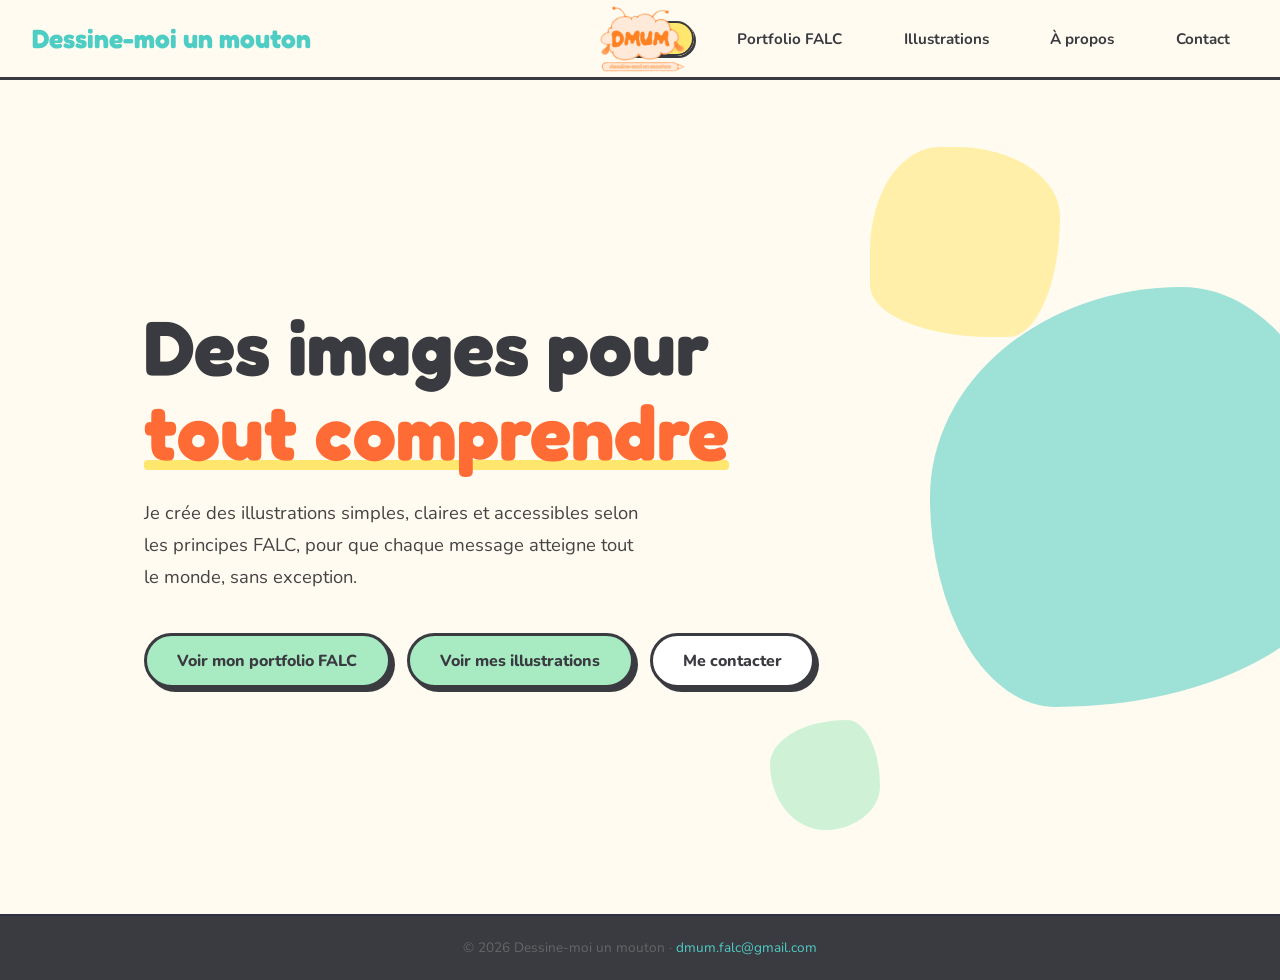
<file: index.html>
<!DOCTYPE html>
<html lang="fr">
<head>
  <meta charset="UTF-8">
  <link rel="preload" href="fonts/Fredoka.woff2" as="font" type="font/woff2" crossorigin>
  <link rel="preload" href="fonts/Nunito.woff2" as="font" type="font/woff2" crossorigin>
  <meta name="viewport" content="width=device-width, initial-scale=1.0">
  <title>DMUM - Accueil</title>
  <link rel="stylesheet" href="style.css">
  <link rel="icon" href="images/Logo_noBG.png" type="image/png">
  <meta property="og:image" content="https://dmum-falc.fr/images/Logo_BG.png">
  <meta property="og:title" content="Dessine-moi un mouton - Hélène Languerand">
  <meta property="og:description" content="Illustratrice spécialisée en visuels FALC">
  <meta property="og:url" content="https://www.dmum-falc.fr">
  <meta name="description" content="Hélène Languerand, illustratrice spécialisée en visuels FALC - Facile à Lire et à Comprendre.">
</head>
<body>

<nav>
  <a href="index.html" class="logo">Dessine-moi un mouton</a>
  <a href="index.html">
    <img src="images/Logo_noBG.png" alt="Logo DMUM" style="height:85%; width:auto; position:absolute; left:50%; top:50%; transform:translate(-50%, -50%); display:block;">
  </a>
  <ul class="nav-links" id="navLinks">
    <li><a href="index.html"     class="active">Accueil</a></li>
    <li><a href="portfolio.html">Portfolio FALC</a></li>
    <li><a href="illustrations.html">Illustrations</a></li>
    <li><a href="apropos.html">À propos</a></li>
    <li><a href="contact.html">Contact</a></li>
  </ul>
  <button class="burger" id="burger" aria-label="Menu">
    <span></span><span></span><span></span>
  </button>
</nav>

<main>
  <section class="hero" style="margin-left:7rem;">
    <div class="hero-content">
      <h1>Des images pour<br><span class="hl">tout comprendre</span></h1>
      <p class="hero-sub">
        Je crée des illustrations simples, claires et accessibles selon les principes FALC, pour que chaque message atteigne tout le monde, sans exception.
      </p>
      <div class="hero-btns">
        <a href="portfolio.html" class="btn btn-green">Voir mon portfolio FALC</a>
        <a href="illustrations.html" class="btn btn-green">Voir mes illustrations</a>
        <a href="contact.html"   class="btn btn-white">Me contacter</a>
      </div>
    </div>
    <div class="blob blob-1"></div>
    <div class="blob blob-2"></div>
    <div class="blob blob-3"></div>
  </section>
</main>

<footer>
  <p>© 2026 Dessine-moi un mouton · <a href="mailto:dmum.falc@gmail.com">dmum.falc@gmail.com</a></p>
</footer>

<script src="nav.js"></script>
</body>
</html>
</file>
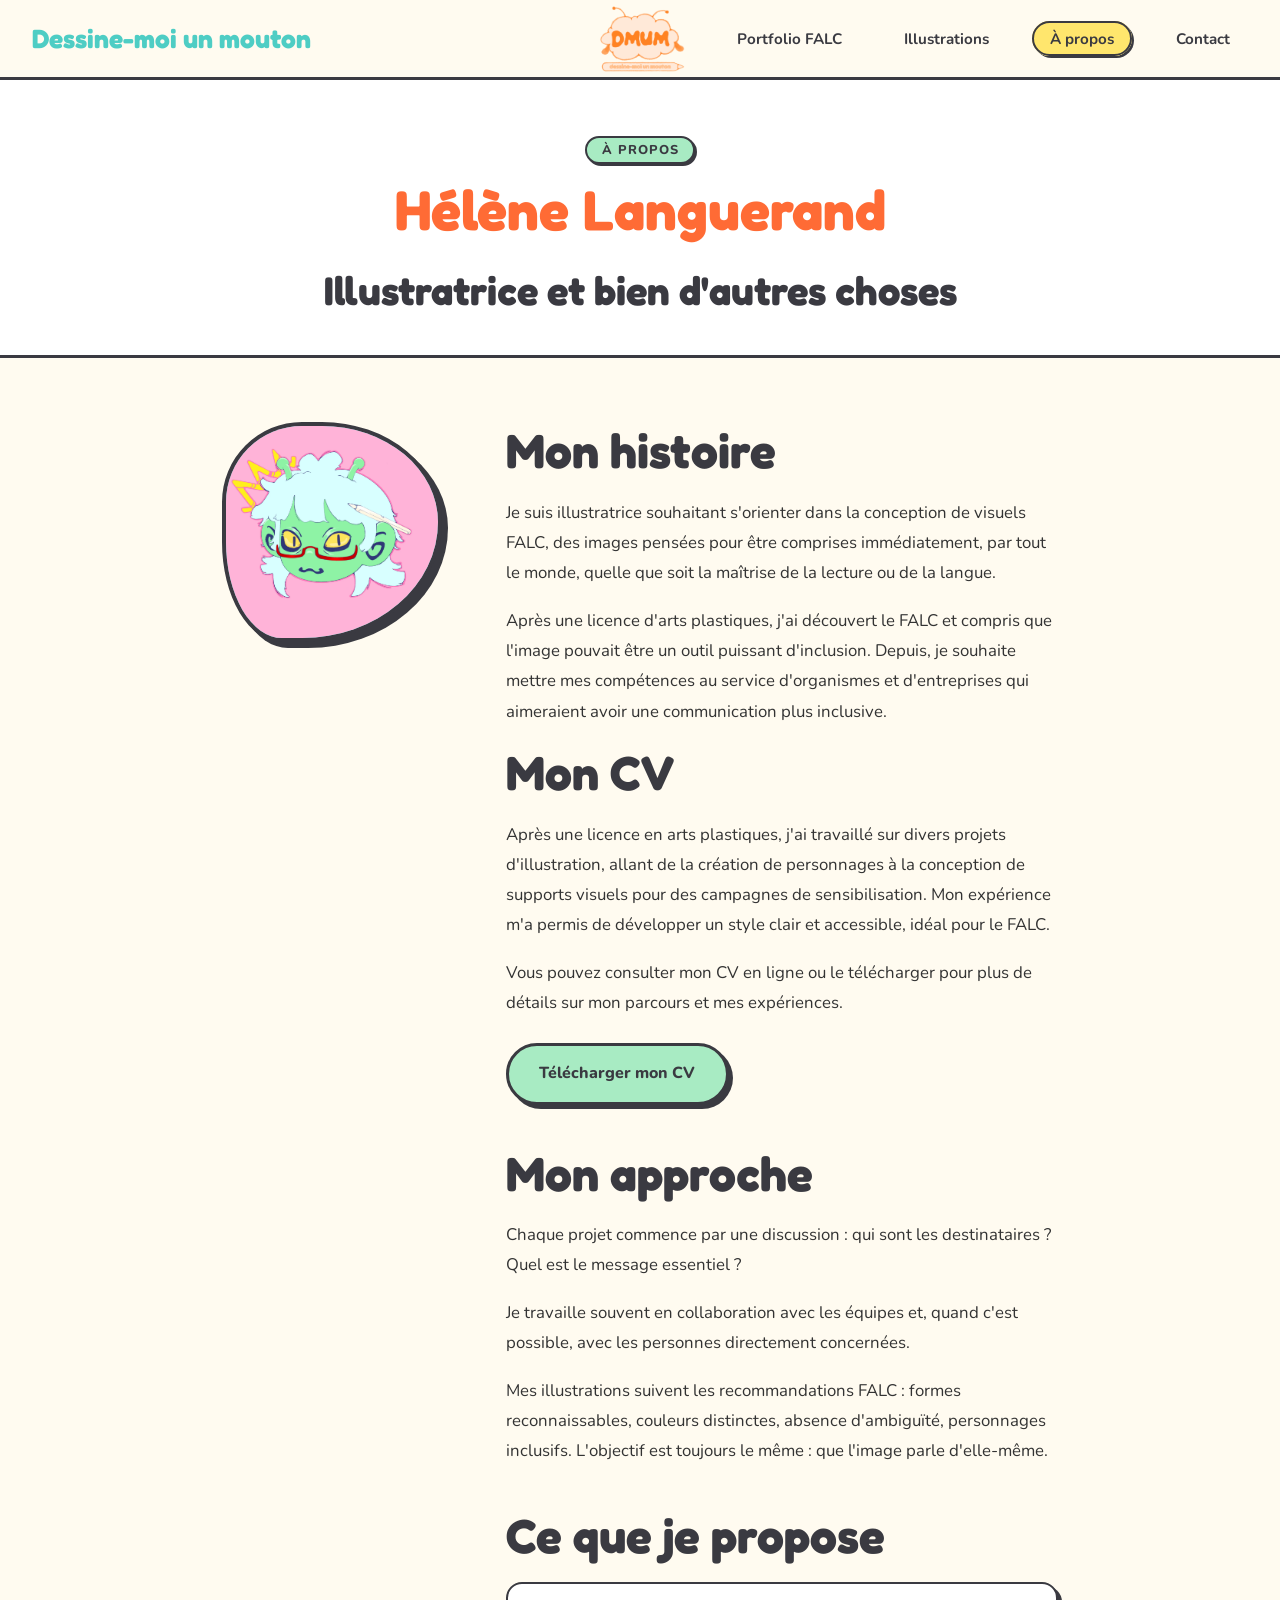
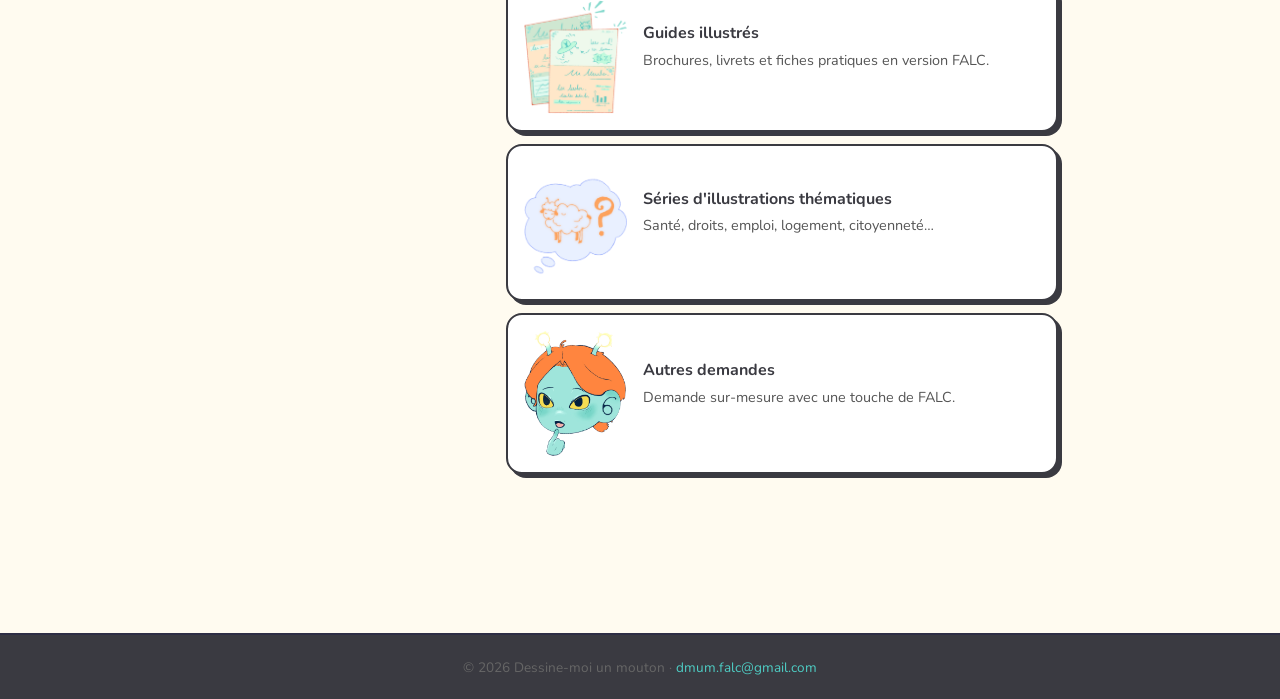
<file: apropos.html>
<!DOCTYPE html>
<html lang="fr">
<head>
  <meta charset="UTF-8">
  <link rel="preload" href="fonts/Fredoka.woff2" as="font" type="font/woff2" crossorigin>
  <link rel="preload" href="fonts/Nunito.woff2" as="font" type="font/woff2" crossorigin>
  <meta name="viewport" content="width=device-width, initial-scale=1.0">
  <title>DMUM - À propos</title>
  <link rel="stylesheet" href="style.css">
  <link rel="icon" href="images/Logo_noBG.png" type="image/png">
  <meta property="og:image" content="https://dmum-falc.fr/images/Logo_BG.png">
  <meta property="og:title" content="Dessine-moi un mouton - Hélène Languerand">
  <meta property="og:description" content="Illustratrice spécialisée en visuels FALC">
  <meta property="og:url" content="https://www.dmum-falc.fr">
  <meta name="description" content="Hélène Languerand, illustratrice spécialisée en visuels FALC - Facile à Lire et à Comprendre.">
</head>
<body>

<nav>
  <a href="index.html" class="logo">Dessine-moi un mouton</a>
  <a href="index.html">
    <img src="images/Logo_noBG.png" alt="Logo DMUM" style="height:85%; width:auto; position:absolute; left:50%; top:50%; transform:translate(-50%, -50%); display:block;">
  </a>
  <ul class="nav-links" id="navLinks">
    <li><a href="index.html">Accueil</a></li>
    <li><a href="portfolio.html">Portfolio FALC</a></li>
    <li><a href="illustrations.html">Illustrations</a></li>
    <li><a href="apropos.html" class="active">À propos</a></li>
    <li><a href="contact.html">Contact</a></li>
  </ul>
  <button class="burger" id="burger" aria-label="Menu">
    <span></span><span></span><span></span>
  </button>
</nav>

<main>
  <div class="page-header">
    <div class="s-tag" style="background:var(--green);">À propos</div>
    <h1 class="orange-name">Hélène Languerand</h1>
    <h2 class="illustratrice-title">Illustratrice et bien d'autres choses</h2>
  </div>

  <div class="apropos-wrap">

    <div class="avatar reveal">
      <img src="images/Avatar.webp" alt="Avatar Hélène Languerand" style="width:120%; height:120%; object-fit:cover;">
    </div>

    <div class="apropos-text">

      <div class="reveal">
        <h2>Mon histoire</h2>
        <p>
          Je suis illustratrice souhaitant s'orienter dans la conception de visuels FALC, des images pensées pour être comprises immédiatement, par tout le monde, quelle que soit la maîtrise de la lecture ou de la langue.
        </p>
        <p>
          Après une licence d'arts plastiques, j'ai découvert le FALC et compris que l'image pouvait être un outil puissant d'inclusion. Depuis, je souhaite mettre mes compétences au service d'organismes et d'entreprises qui aimeraient avoir une communication plus inclusive.
        </p>
      </div>

      <div class="reveal">
        <h2>Mon CV</h2>
        <p>
          Après une licence en arts plastiques, j'ai travaillé sur divers projets d'illustration, allant de la création de personnages à la conception de supports visuels pour des campagnes de sensibilisation. Mon expérience m'a permis de développer un style clair et accessible, idéal pour le FALC.
        </p>
        <p>
          Vous pouvez consulter mon CV en ligne ou le télécharger pour plus de détails sur mon parcours et mes expériences.
        <a href="files/CV_Helene_Languerand.pdf" download class="btn btn-green" style="margin-top:1.5rem; display:inline-block;">
          Télécharger mon CV
        </a>
        </p>
      </div>

      <div class="reveal" style="margin-top:2.5rem;">
        <h2>Mon approche</h2>
        <p>
          Chaque projet commence par une discussion : qui sont les destinataires ? Quel est le message essentiel ? 
        </p>
        <p>
          Je travaille souvent en collaboration avec les équipes et, quand c'est possible, avec les personnes directement concernées.
        </p>
        <p>
          Mes illustrations suivent les recommandations FALC : formes reconnaissables, couleurs distinctes, absence d'ambiguïté, personnages inclusifs. L'objectif est toujours le même : que l'image parle d'elle-même.
        </p>
      </div>

      <div class="reveal" style="margin-top:2.5rem;">
        <h2>Ce que je propose</h2>
        <div style="display:flex; flex-direction:column; gap:.8rem; margin-top:1rem;">
          <div style="display:flex; gap:1rem; align-items:center; background:#fff; border:2.5px solid var(--dark); border-radius:var(--r); padding:1rem; box-shadow:var(--shadow);">
            <!--<span style="font-size:2rem;">📖</span>-->
            <img src="images/Fiches_Falc.webp" alt="Fiche FALC" style="width:20%; height:20%; object-fit:cover;">
            <div>
              <strong>Guides illustrés</strong>
              <p style="font-size:.9rem; color:#555; margin-top:.2rem;">Brochures, livrets et fiches pratiques en version FALC.</p>
            </div>
          </div>
          <div style="display:flex; gap:1rem; align-items:center; background:#fff; border:2.5px solid var(--dark); border-radius:var(--r); padding:1rem; box-shadow:var(--shadow);">
            <!--<span style="font-size:2rem;">🖼️</span>-->
            <img src="images/Mouton.webp" alt="Mouton" style="width:20%; height:20%; object-fit:cover;">
            <div>
              <strong>Séries d'illustrations thématiques</strong>
              <p style="font-size:.9rem; color:#555; margin-top:.2rem;">Santé, droits, emploi, logement, citoyenneté…</p>
            </div>
          </div>
          <div style="display:flex; gap:1rem; align-items:center; background:#fff; border:2.5px solid var(--dark); border-radius:var(--r); padding:1rem; box-shadow:var(--shadow);">
            <!--<span style="font-size:2rem;">🤝</span> -->
            <img src="images/Hmm.webp" alt="Hmm" style="width:20%; height:20%; object-fit:cover;">
            <div>
              <strong>Autres demandes</strong>
              <p style="font-size:.9rem; color:#555; margin-top:.2rem;">Demande sur-mesure avec une touche de FALC.</p>
            </div>
          </div>
        </div>
      </div>

      <div class="reveal" style="margin-top:2.5rem;">
        <a href="contact.html" class="btn btn-coral">Travaillons ensemble →</a>
      </div>

    </div>
  </div>
</main>

<footer>
  <p>© 2026 Dessine-moi un mouton · <a href="mailto:dmum.falc@gmail.com">dmum.falc@gmail.com</a></p>
</footer>

<script src="nav.js"></script>
</body>
</html>
</file>
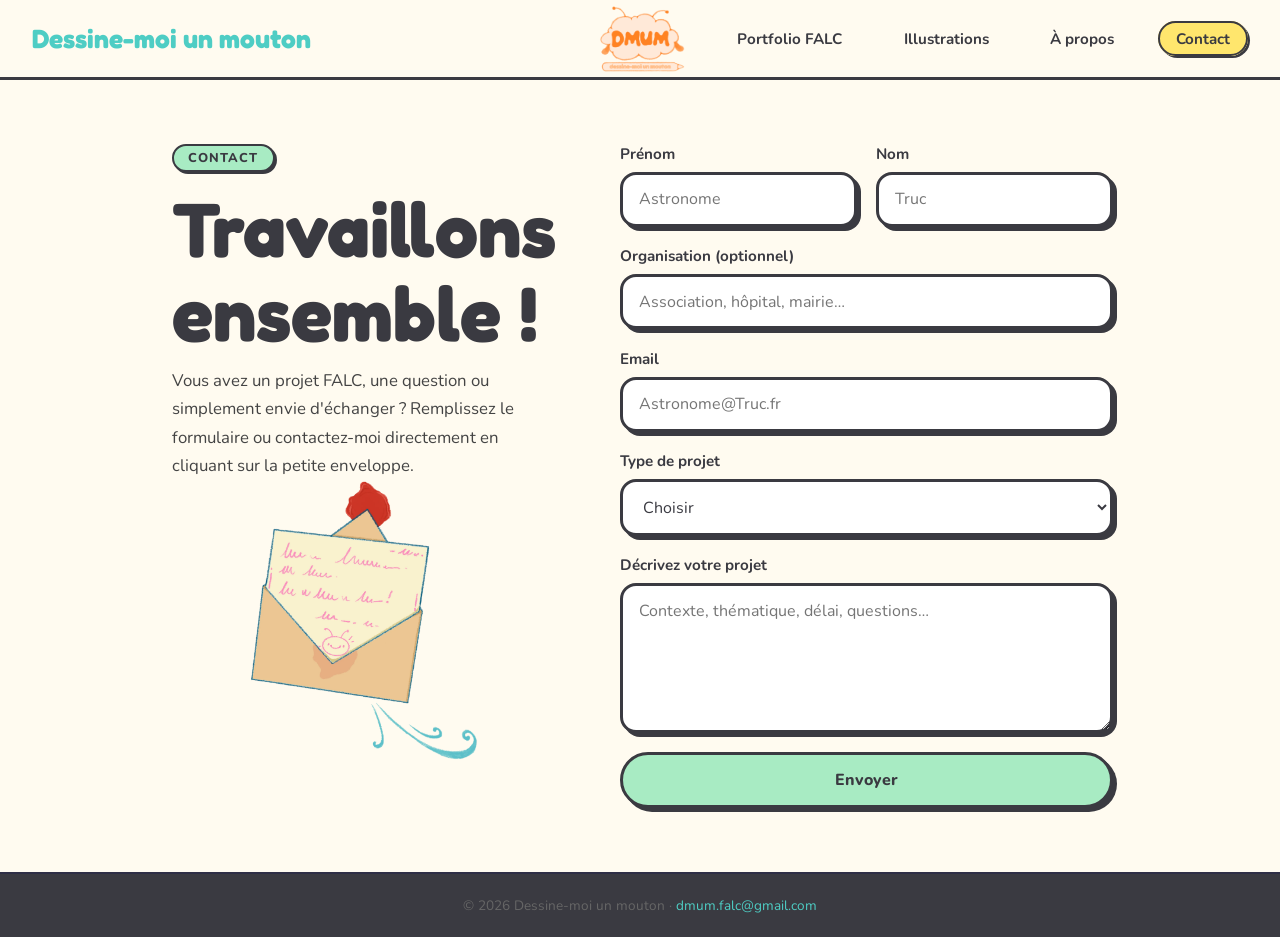
<file: contact.html>
<!DOCTYPE html>
<html lang="fr">
<head>
  <meta charset="UTF-8">
  <link rel="preload" href="fonts/Fredoka.woff2" as="font" type="font/woff2" crossorigin>
  <link rel="preload" href="fonts/Nunito.woff2" as="font" type="font/woff2" crossorigin>
  <meta name="viewport" content="width=device-width, initial-scale=1.0">
  <title>DMUM - Contact</title>
  <link rel="stylesheet" href="style.css">
  <link rel="icon" href="images/Logo_noBG.png" type="image/png">
  <meta property="og:image" content="https://dmum-falc.fr/images/Logo_BG.png">
  <meta property="og:title" content="Dessine-moi un mouton - Hélène Languerand">
  <meta property="og:description" content="Illustratrice spécialisée en visuels FALC">
  <meta property="og:url" content="https://www.dmum-falc.fr">
  <meta name="description" content="Hélène Languerand, illustratrice spécialisée en visuels FALC - Facile à Lire et à Comprendre.">
  <style>
    .contact-layout {
      max-width: 1000px; margin: 0 auto;
      padding: 4rem 2rem;
      display: grid; grid-template-columns: 1fr 1.6fr;
      gap: 4rem; align-items: start;
    }
    .contact-info h1 { margin-bottom: .7rem; }
    .contact-info p  { font-size: 1.05rem; color: #444; line-height: 1.7; margin-bottom: 2rem; }
    .info-item {
      display: flex; align-items: center; gap: 1rem;
      background: #fff; border: 2.5px solid var(--dark);
      border-radius: var(--r); padding: .9rem 1.1rem;
      box-shadow: var(--shadow); margin-bottom: .8rem;
      font-weight: 700; text-decoration: none; color: var(--dark);
      transition: transform .18s, box-shadow .18s;
    }
    .info-item:hover { transform: translate(-2px,-2px); box-shadow: 6px 6px 0 var(--dark); }
    .info-item span:first-child { font-size: 1.5rem; }

    .success-msg {
      display: none; background: var(--teal);
      border: 3px solid var(--dark); border-radius: var(--r);
      padding: 1.2rem 1.5rem; margin-top: 1rem;
      font-weight: 700; box-shadow: var(--shadow);
    }
    .error-msg {
      display: none; background: #ffe0d0;
      border: 3px solid var(--dark); border-radius: var(--r);
      padding: 1.2rem 1.5rem; margin-top: 1rem;
      font-weight: 700; box-shadow: var(--shadow);
    }
    @media (max-width: 768px) {
      .contact-layout { grid-template-columns: 1fr; gap: 2.5rem; }
    }
  </style>
</head>
<body>

<nav>
  <a href="index.html" class="logo">Dessine-moi un mouton</a>
  <a href="index.html">
    <img src="images/Logo_noBG.png" alt="Logo DMUM" style="height:85%; width:auto; position:absolute; left:50%; top:50%; transform:translate(-50%, -50%); display:block;">
  </a>
  <ul class="nav-links" id="navLinks">
    <li><a href="index.html">Accueil</a></li>
    <li><a href="portfolio.html">Portfolio FALC</a></li>
    <li><a href="illustrations.html">Illustrations</a></li>
    <li><a href="apropos.html">À propos</a></li>
    <li><a href="contact.html" class="active">Contact</a></li>
  </ul>
  <button class="burger" id="burger" aria-label="Menu">
    <span></span><span></span><span></span>
  </button>
</nav>

<main>
  <div class="contact-layout">

    <div class="contact-info reveal">
      <div class="s-tag" style="background:var(--green);">Contact</div>
      <h1>Travaillons<br>ensemble !</h1>
      <p>
        Vous avez un projet FALC, une question ou simplement envie d'échanger ? Remplissez le formulaire ou contactez-moi directement en cliquant sur la petite enveloppe.
      </p>
      <a href="mailto:dmum.falc@gmail.com" style="display:flex; align-items:center; justify-content:center; margin-top:-2rem">
        <!--<span>✉️</span>-->
        <img src="images/Lettre.webp" alt="Lettre" style="width:60%; height:60%; object-fit:cover;">
      </a>
    </div>

    <div class="reveal">
      <form id="contactForm">

        <div class="form-row">
          <div class="fgroup">
            <label for="prenom">Prénom</label>
            <input type="text" id="prenom" name="prenom" placeholder="Astronome" required>
          </div>
          <div class="fgroup">
            <label for="nom">Nom</label>
            <input type="text" id="nom" name="nom" placeholder="Truc" required>
          </div>
        </div>

        <div class="fgroup">
          <label for="org">Organisation (optionnel)</label>
          <input type="text" id="org" name="organisation" placeholder="Association, hôpital, mairie…">
        </div>

        <div class="fgroup">
          <label for="email">Email</label>
          <input type="email" id="email" name="email" placeholder="Astronome@Truc.fr" required>
        </div>

        <div class="fgroup">
          <label for="sujet">Type de projet</label>
          <select id="sujet" name="sujet">
            <option value="">Choisir</option>
            <option>Guide illustré FALC</option>
            <option>Série d'illustrations thématiques</option>
            <option>Illustrations individuelles</option>
            <option>Autre</option>
          </select>
        </div>

        <div class="fgroup">
          <label for="message">Décrivez votre projet</label>
          <textarea id="message" name="message" placeholder="Contexte, thématique, délai, questions…" required></textarea>
        </div>

        <button type="submit" class="btn btn-green">Envoyer</button>

        <div class="success-msg" id="successMsg">
          Message envoyé !
        </div>
        <div class="error-msg" id="errorMsg">
          Une erreur est survenue. Réessayez ou contactez-moi par email directement.
        </div>

      </form>
    </div>

  </div>
</main>

<footer>
  <p>© 2026 Dessine-moi un mouton · <a href="mailto:dmum.falc@gmail.com">dmum.falc@gmail.com</a></p>
</footer>

<script src="nav.js"></script>
<script>
  document.getElementById('contactForm').addEventListener('submit', async (e) => {
    e.preventDefault();
    const form = e.target;
    const data = new FormData(form);

    try {
      const res = await fetch('send.php', {
        method: 'POST',
        body: data
      });
      const json = await res.json();

      if (json.success) {
        form.reset();
        document.getElementById('successMsg').style.display = 'block';
        document.getElementById('errorMsg').style.display = 'none';
      } else {
        throw new Error();
      }
    } catch {
      document.getElementById('errorMsg').style.display = 'block';
      document.getElementById('successMsg').style.display = 'none';
    }
  });
</script>
</body>
</html>
</file>
<file: style.css>
@font-face {
  font-family: 'Fredoka';
  font-weight: 300 900;
  font-display: block;
  src: url('fonts/Fredoka.woff2') format('woff2');
}
@font-face {
  font-family: 'Nunito';
  font-weight: 100 900;
  font-display: block;
  src: url('fonts/Nunito.woff2') format('woff2');
}

:root {
  --cream:  #FFFBF0;
  --coral:  #FF6B35;
  --teal:   #4ECDC4;
  --yellow: #FFE66D;
  --green: #a8ebc3;
  --dark:   #3a3a41;
  --shadow: 4px 4px 0 var(--dark);
  --r: 16px;
}

*, *::before, *::after { margin: 0; padding: 0; box-sizing: border-box; }
html { scroll-behavior: smooth; }

body {
  font-family: 'Nunito', sans-serif;
  background: var(--cream);
  color: var(--dark);
  overflow-x: hidden;
  min-height: 100vh;
  display: flex;
  flex-direction: column;
}

main { flex: 1; }

/* ══ NAV ══ */
nav {
  position: sticky; top: 0; z-index: 100;
  background: var(--cream);
  border-bottom: 3px solid var(--dark);
  padding: 1.4rem 2rem;
  display: flex; align-items: center; justify-content: space-between;
}
.logo {
  font-family: 'Fredoka', cursive;
  font-weight: 700;
  font-size: 1.65rem; color: var(--teal); text-decoration: none;
}
.logo span { color: var(--teal); }

.nav-links { display: flex; gap: 1.6rem; list-style: none; }
.nav-links a {
  font-weight: 700; font-size: .95rem; color: var(--dark);
  text-decoration: none; padding: .35rem 1rem;
  border-radius: 50px; transition: background .2s, transform .18s;
  border: 2px solid transparent;
}
.nav-links a:hover {
  background: var(--yellow);
  transform: translateY(-2px);
}
.nav-links a.active {
  background: var(--yellow);
  border-color: var(--dark);
  box-shadow: 2px 2px 0 var(--dark);
}

.burger {
  display: none; flex-direction: column; gap: 5px;
  background: none; border: none; cursor: pointer; padding: 4px;
}
.burger span {
  display: block; width: 26px; height: 3px;
  background: var(--dark); border-radius: 3px; transition: all .3s;
}

/* ══ FOOTER ══ */
footer {
  background: var(--dark); color: #666;
  text-align: center; padding: 1.4rem 1rem;
  font-size: .85rem; border-top: 2px solid #2e2e45;
}
footer a { color: var(--teal); text-decoration: none; }

/* ══ BOUTONS ══ */
.btn {
  display: inline-block; padding: .85rem 1.9rem;
  border-radius: 50px; font-family: 'Nunito', sans-serif;
  font-weight: 800; font-size: 1rem; text-decoration: none;
  border: 3px solid var(--dark); cursor: pointer;
  transition: transform .18s, box-shadow .18s;
  box-shadow: var(--shadow);
  /*white-space: nowrap;*/
}
.btn:hover  { transform: translate(-2px, -2px); box-shadow: 6px 6px 0 var(--dark); }
.btn:active { transform: translate(2px, 2px);   box-shadow: 2px 2px 0 var(--dark); }
.btn-coral  { background: var(--coral); color: #fff; }
.btn-white  { background: #fff; color: var(--dark); }
.btn-teal   { background: var(--teal); color: var(--dark); }
.btn-green   { background: var(--green); color: var(--dark); }

/* ══ BADGE / TAG ══ */
.badge {
  display: inline-block;
  background: var(--green); border: 2px solid var(--dark);
  border-radius: 50px; padding: .3rem 1rem;
  font-weight: 800; font-size: .88rem;
  box-shadow: 2px 2px 0 var(--dark); margin-bottom: 1.4rem;
}
.s-tag {
  display: inline-block; border: 2.5px solid var(--dark);
  border-radius: 50px; padding: .2rem .9rem;
  font-weight: 800; font-size: .8rem; letter-spacing: 1px;
  text-transform: uppercase; margin-bottom: .9rem;
  box-shadow: 2px 2px 0 var(--dark);
}

/* ══ TITRES ══ */
h1 {
  font-family: 'Fredoka', cursive;
  font-size: clamp(2.8rem, 6vw, 5rem);
  line-height: 1.1; margin-bottom: 1.4rem;
}
h1 .hl {
  color: var(--coral); position: relative; display: inline-block;
}
h1 .hl::after {
  content: ''; position: absolute;
  bottom: 4px; left: 0; width: 100%; height: 10px;
  background: var(--yellow); z-index: -1; border-radius: 4px;
}
h2 {
  font-family: 'Fredoka', cursive;
  font-size: clamp(2rem, 4vw, 3rem); line-height: 1.2;
}

/* ══ PAGE HERO (index) ══ */
.hero {
  min-height: calc(100vh - 66px);
  display: flex; align-items: center;
  padding: 4rem 2rem; position: relative; overflow: hidden;
}
.hero-content { max-width: 800px; z-index: 2; }
.hero-sub {
  font-size: 1.15rem; line-height: 1.75; color: #444;
  margin-bottom: 2.5rem; max-width: 500px;
}
.hero-btns { display: flex; gap: 1rem; flex-wrap: wrap; }

/* Blobs */
.blob { position: absolute; border-radius: 50%; z-index: 1; opacity: .55; }
.blob-1 {
  width: 420px; height: 420px; background: var(--teal);
  right: -70px; top: 50%; transform: translateY(-50%);
  border-radius: 60% 40% 70% 30% / 50% 60% 40% 50%;
  animation: float1 6s ease-in-out infinite;
}
.blob-2 {
  width: 190px; height: 190px; background: var(--yellow);
  right: 220px; top: 8%;
  border-radius: 40% 60% 30% 70% / 60% 40% 70% 30%;
  animation: floatS 5s ease-in-out infinite;
  animation-delay: -2s;
}
.blob-3 {
  width: 110px; height: 110px; background: var(--green);
  right: 400px; bottom: 10%;
  border-radius: 70% 30% 50% 50% / 40% 60% 40% 60%;
  animation: floatS 5s ease-in-out infinite;
  animation-delay: -4s;
}
@keyframes float1 {
  0%,100% { transform: translateY(-50%) rotate(0deg); }
  50%      { transform: translateY(calc(-50% - 18px)) rotate(4deg); }
}
@keyframes floatS {
  0%,100% { transform: translateY(0); }
  50%      { transform: translateY(-14px); }
}

/* ══ PAGE PORTFOLIO ══ */
.page-header {
  padding: 3.5rem 2rem 2rem;
  text-align: center;
  border-bottom: 3px solid var(--dark);
  background: #fff;
}
.page-header h1 { font-size: clamp(2.2rem, 5vw, 3.5rem); margin-bottom: .6rem; }
.page-header p  { font-size: 1.05rem; color: #555; max-width: 520px; margin: 0 auto; }

.portfolio-section { padding: 3.5rem 2rem; }
.grid {
  display: grid;
  grid-template-columns: repeat(auto-fill, minmax(280px, 1fr));
  gap: 1.5rem; max-width: 1100px; margin: 0 auto;
}
.grid-gip {
  display: grid;
  grid-template-columns: repeat(3, 1fr);
  gap: 1.2rem; max-width: 1200px; margin: 2rem auto 0;
}
@media (max-width: 768px) {
  .grid-gip { grid-template-columns: 1fr; }
  .hero { margin-left: 0 !important; }

  .logo { display: none; }
  nav img { position: static !important; transform: none !important; height: 60px !important; width: auto; }
  h1 { font-size: clamp(2.2rem, 9vw, 3rem); }
}
.card {
  border: 3px solid var(--dark); border-radius: var(--r);
  overflow: hidden; box-shadow: var(--shadow);
  transition: transform .2s, box-shadow .2s;
  background: #fff;
}
.card:hover {
  transform: translate(-3px, -3px);
  box-shadow: 7px 7px 0 var(--dark);
}
.card-thumb {
  width: 100%; aspect-ratio: 4/3;
  display: flex; align-items: center; justify-content: center;
  font-size: 4.5rem;
}
.card-body { padding: 1.2rem; border-top: 3px solid var(--dark); }
.card-cat {
  display: inline-block; font-size: .75rem; font-weight: 800;
  text-transform: uppercase; letter-spacing: .8px;
  padding: .15rem .7rem; border-radius: 50px;
  border: 2px solid var(--dark); margin-bottom: .6rem;
}
.card-title { font-weight: 800; font-size: 1.05rem; margin-bottom: .35rem; }
.card-desc  { font-size: .88rem; color: #555; line-height: 1.5; }

/* ══ PAGE À PROPOS ══ */
.apropos-wrap {
  max-width: 900px; margin: 0 auto;
  padding: 4rem 2rem;
  display: grid; grid-template-columns: 220px 1fr;
  gap: 4rem; align-items: start;
}
.avatar {
  aspect-ratio: 1; background: var(--teal);
  border-radius: 40% 60% 70% 30% / 40% 50% 60% 50%;
  border: 4px solid var(--dark); box-shadow: 6px 6px 0 var(--dark);
  display: flex; align-items: center; justify-content: center;
  overflow: hidden;
  font-size: 5.5rem; position: sticky; top: 100px;
}
.apropos-text h2 { margin-bottom: 1.1rem; }
.apropos-text p  { font-size: 1.05rem; line-height: 1.8; color: #333; margin-bottom: 1.1rem; }
.chips { display: flex; gap: .8rem; flex-wrap: wrap; margin-top: 1.4rem; }
.chip {
  padding: .4rem 1rem; border-radius: 50px;
  border: 2px solid var(--dark); font-weight: 700; font-size: .9rem;
  box-shadow: 2px 2px 0 var(--dark);
}

/* ══ PAGE CONTACT ══ */
.contact-wrap {
  max-width: 600px; margin: 0 auto;
  padding: 4rem 2rem;
}
.contact-wrap h1 { margin-bottom: .6rem; }
.contact-wrap .intro { font-size: 1.05rem; color: #444; margin-bottom: 2.5rem; }
form { display: flex; flex-direction: column; gap: 1.2rem; }
.fgroup { display: flex; flex-direction: column; gap: .5rem; }
.fgroup label { font-weight: 700; font-size: .95rem; }
.fgroup input,
.fgroup textarea,
.fgroup select {
  padding: .85rem 1rem; border-radius: var(--r);
  border: 3px solid var(--dark); background: #fff;
  font-family: 'Nunito', sans-serif; font-size: 1rem;
  color: var(--dark); transition: border-color .2s, box-shadow .2s;
  box-shadow: var(--shadow);
}
.fgroup input:focus,
.fgroup textarea:focus,
.fgroup select:focus {
  outline: none; border-color: var(--teal);
  box-shadow: 4px 4px 0 var(--teal);
}
.fgroup textarea { resize: vertical; min-height: 150px; }
.form-row { display: grid; grid-template-columns: 1fr 1fr; gap: 1.2rem; }

/* ══ CARTES IMAGE SEULE (portfolio) ══ */
.card-img-only {
  border: 3px solid var(--green);
  border-radius: var(--r);
  overflow: hidden;
  box-shadow: var(--green);
  transition: transform .2s, box-shadow .2s;
  background: #fff;
  aspect-ratio: 4/3;
}
.card-img-only:hover {
  transform: translate(-3px, -3px);
  box-shadow: 7px 7px 0 var(--green);
}
.card-img-only img {
  width: 100%;
  height: 100%;
  object-fit: cover;
  display: block;
}

.project-title {
  font-family: 'Fredoka', cursive;
  font-size: 2.5rem;
  margin-bottom: 1.5rem;
  padding-bottom: .6rem;
  display: inline-block;
}

.illustratrice-title {
  font-family: 'Fredoka', cursive;
  font-size: 2.5rem;
  margin-top: 1rem;
  padding-bottom: .6rem;
  display: inline-block;
}

.orange-name {
  color: var(--coral);
}


/* ══ REVEAL ══ */
.reveal {
  opacity: 0; transform: translateY(24px);
  transition: opacity .5s ease, transform .5s ease;
}
.reveal.visible { opacity: 1; transform: none; }

/* ══ MOBILE ══ */
@media (max-width: 768px) {
  .burger { display: flex; }
  .nav-links {
    display: none; position: absolute;
    top: 100%; left: 0; right: 0;
    background: var(--cream);
    border-bottom: 3px solid var(--dark);
    flex-direction: column; align-items: center;
    padding: 1.5rem; gap: 1.2rem;
  }
  .nav-links.open { display: flex; }
  .blob-1 { width: 240px; height: 240px; }
  .blob-2, .blob-3 { display: none; }
  .apropos-wrap { grid-template-columns: 1fr; gap: 2rem; }
  .avatar { width: 160px; margin: 0 auto; position: static; }
  .form-row { grid-template-columns: 1fr; }
}
</file>
